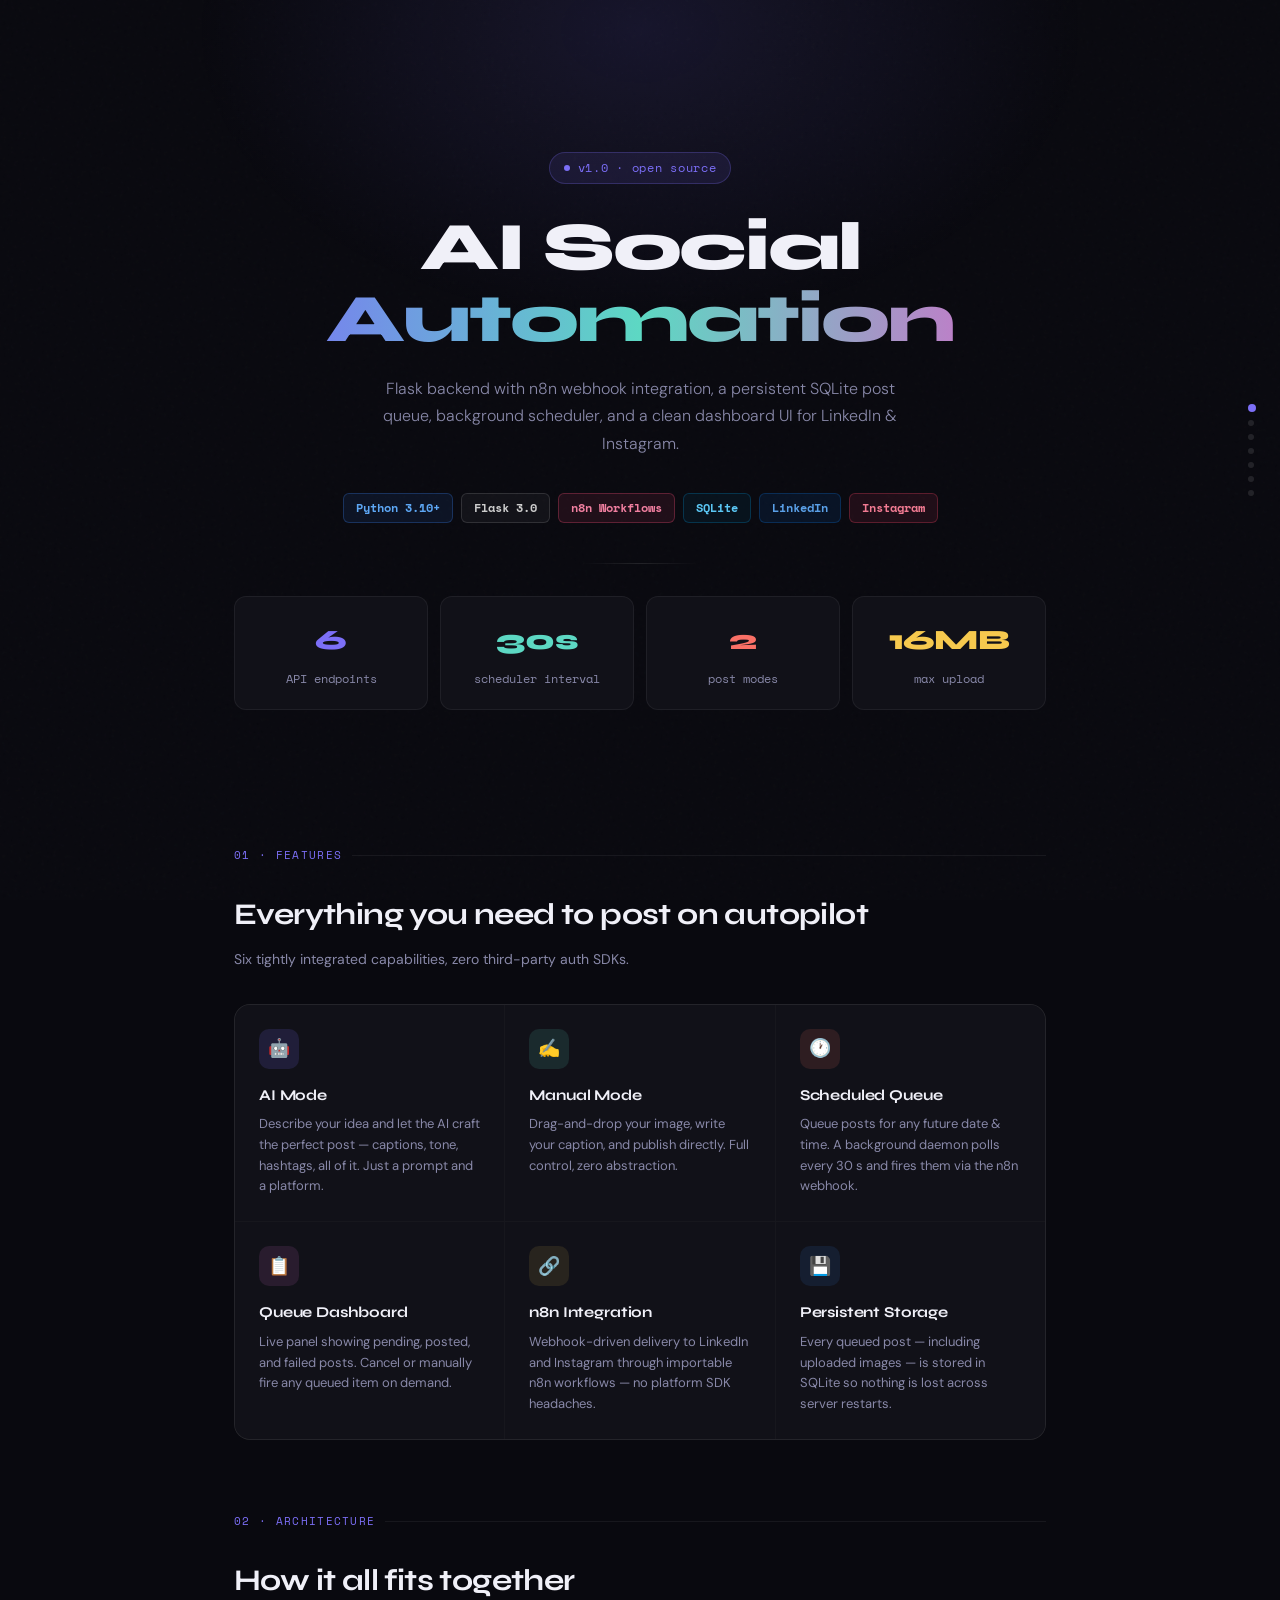
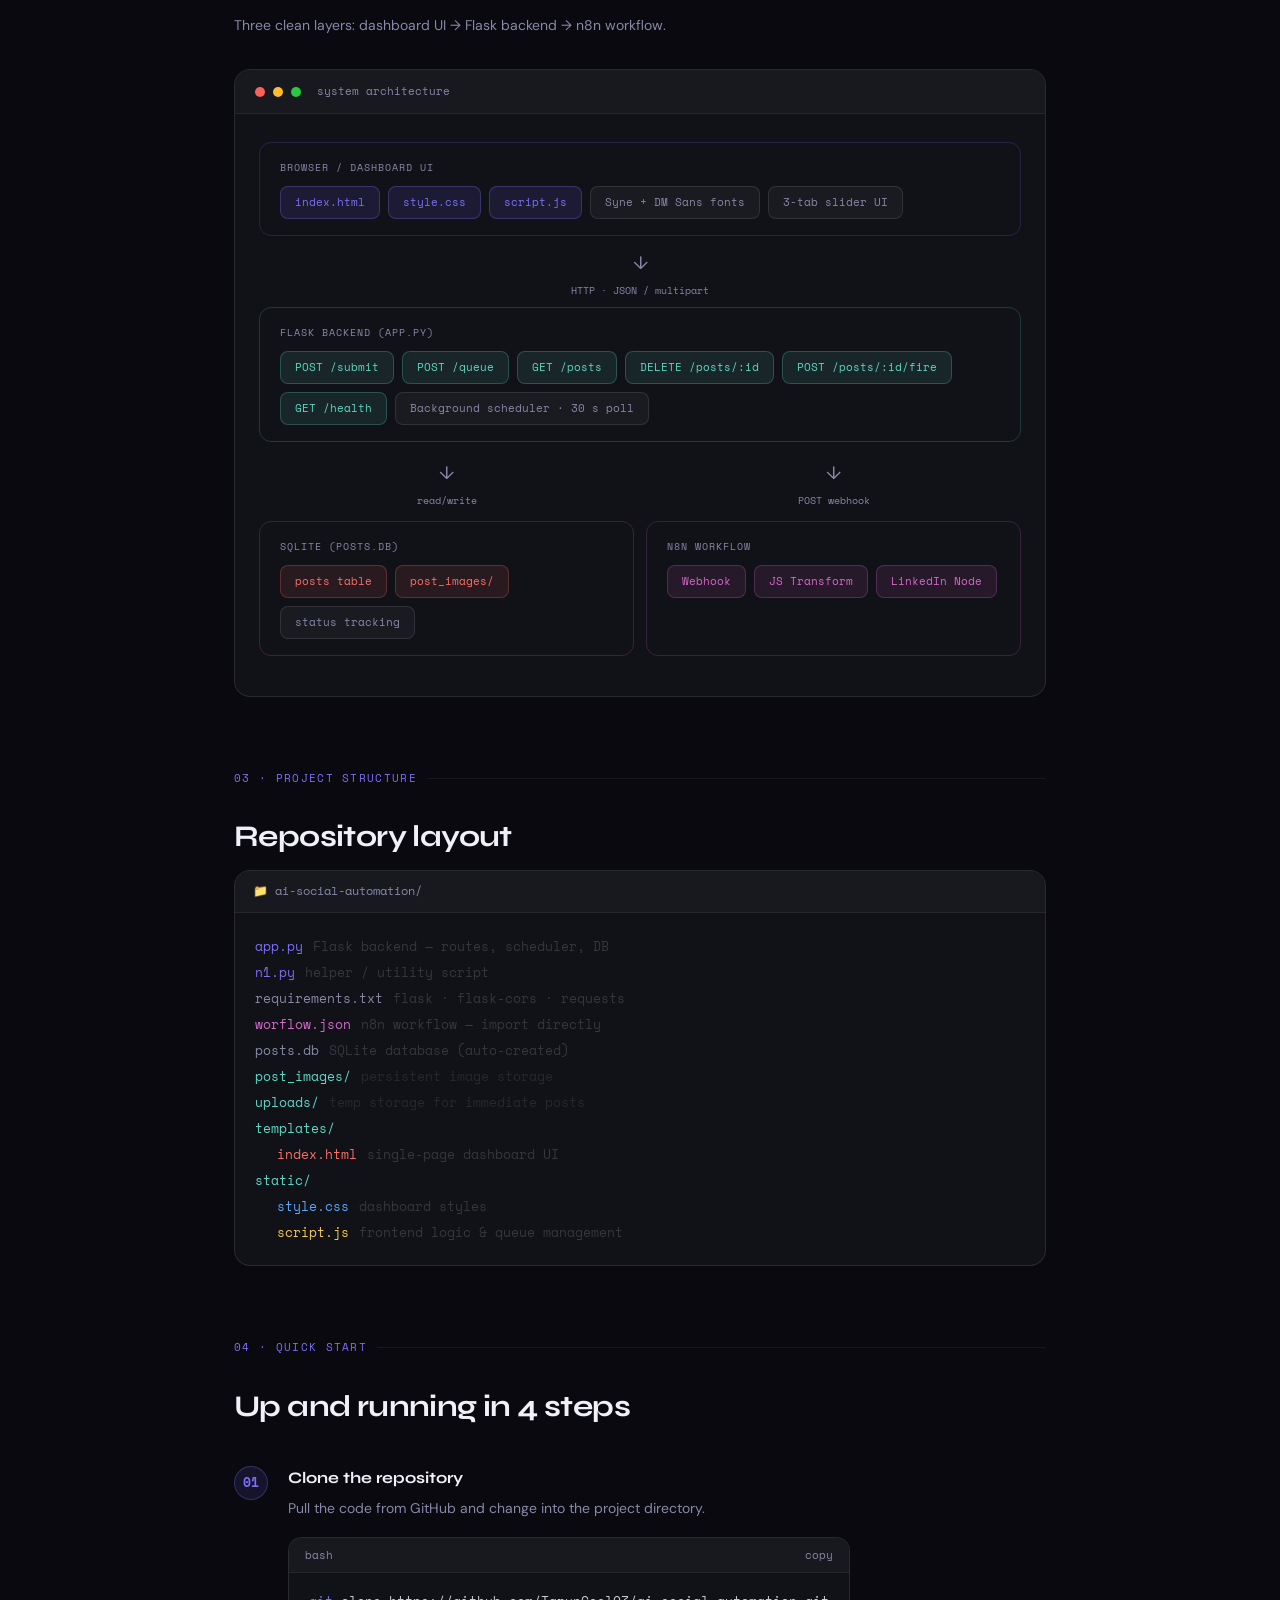
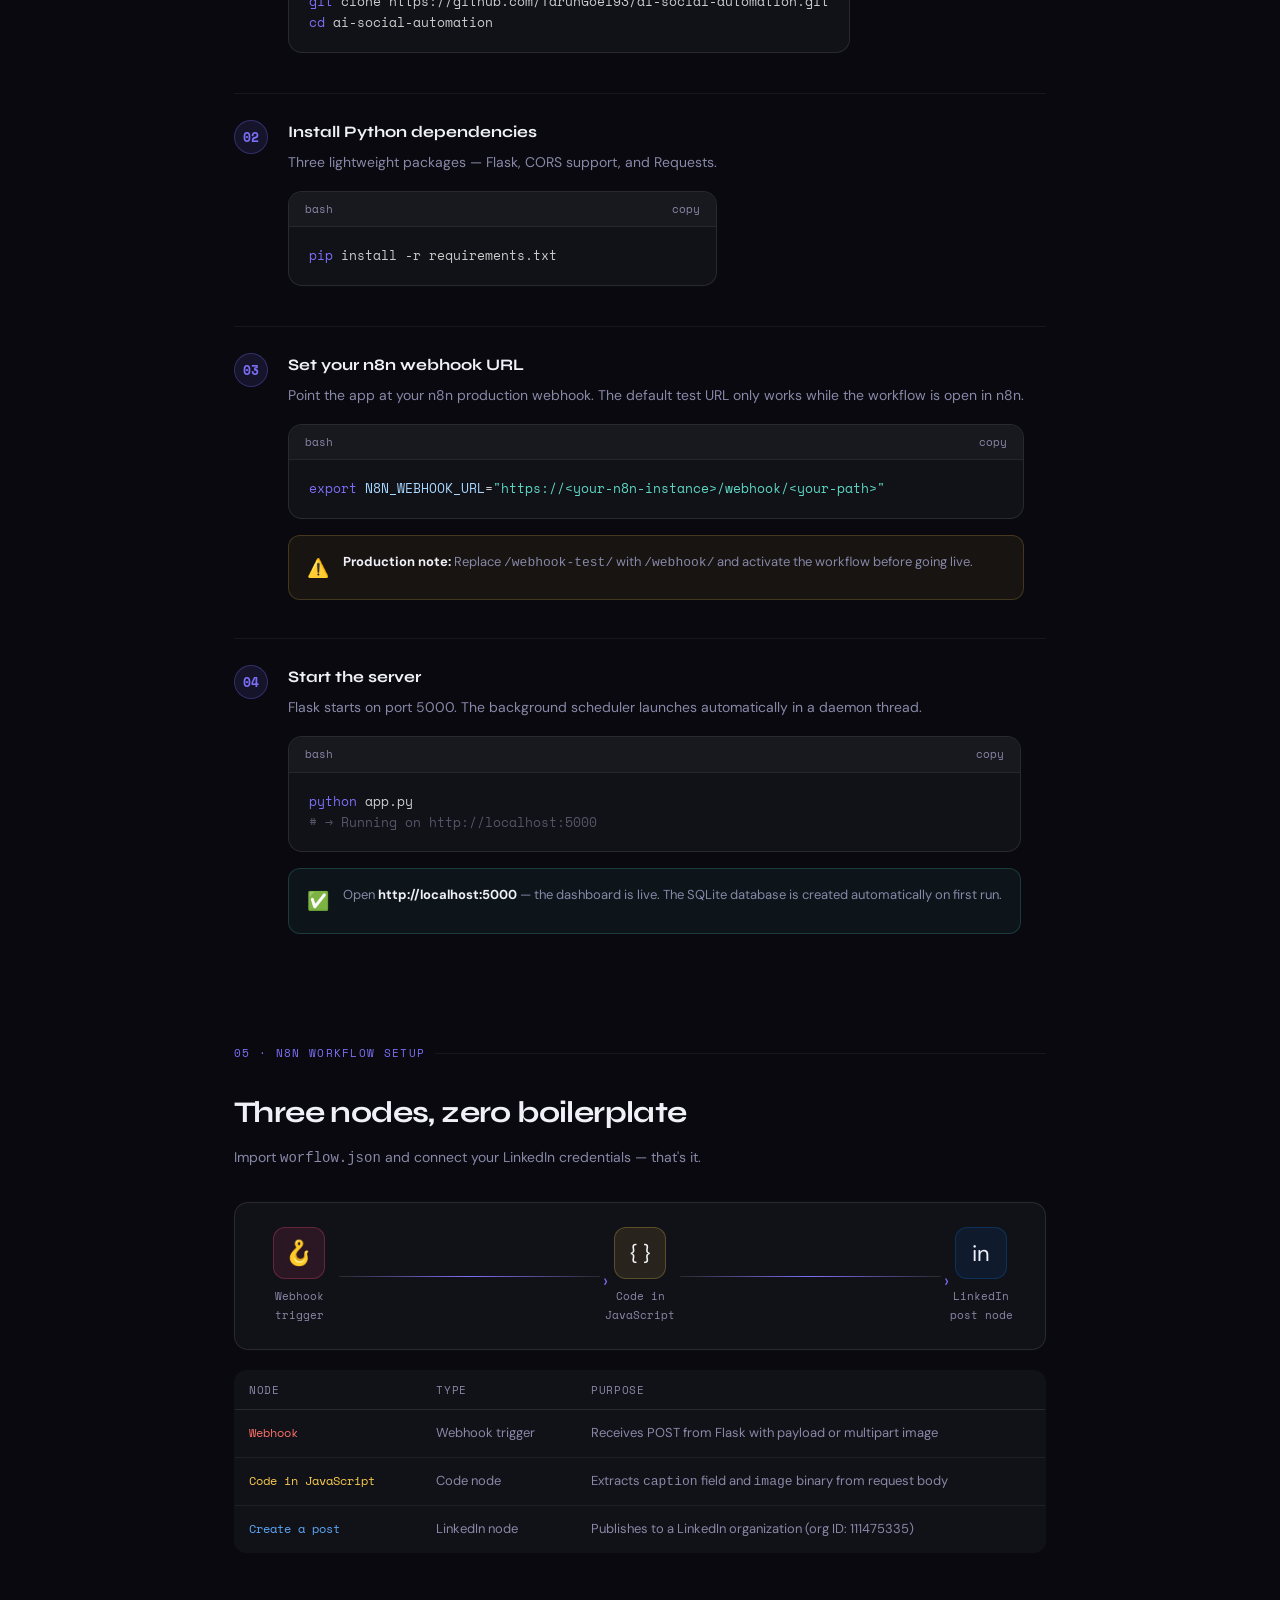
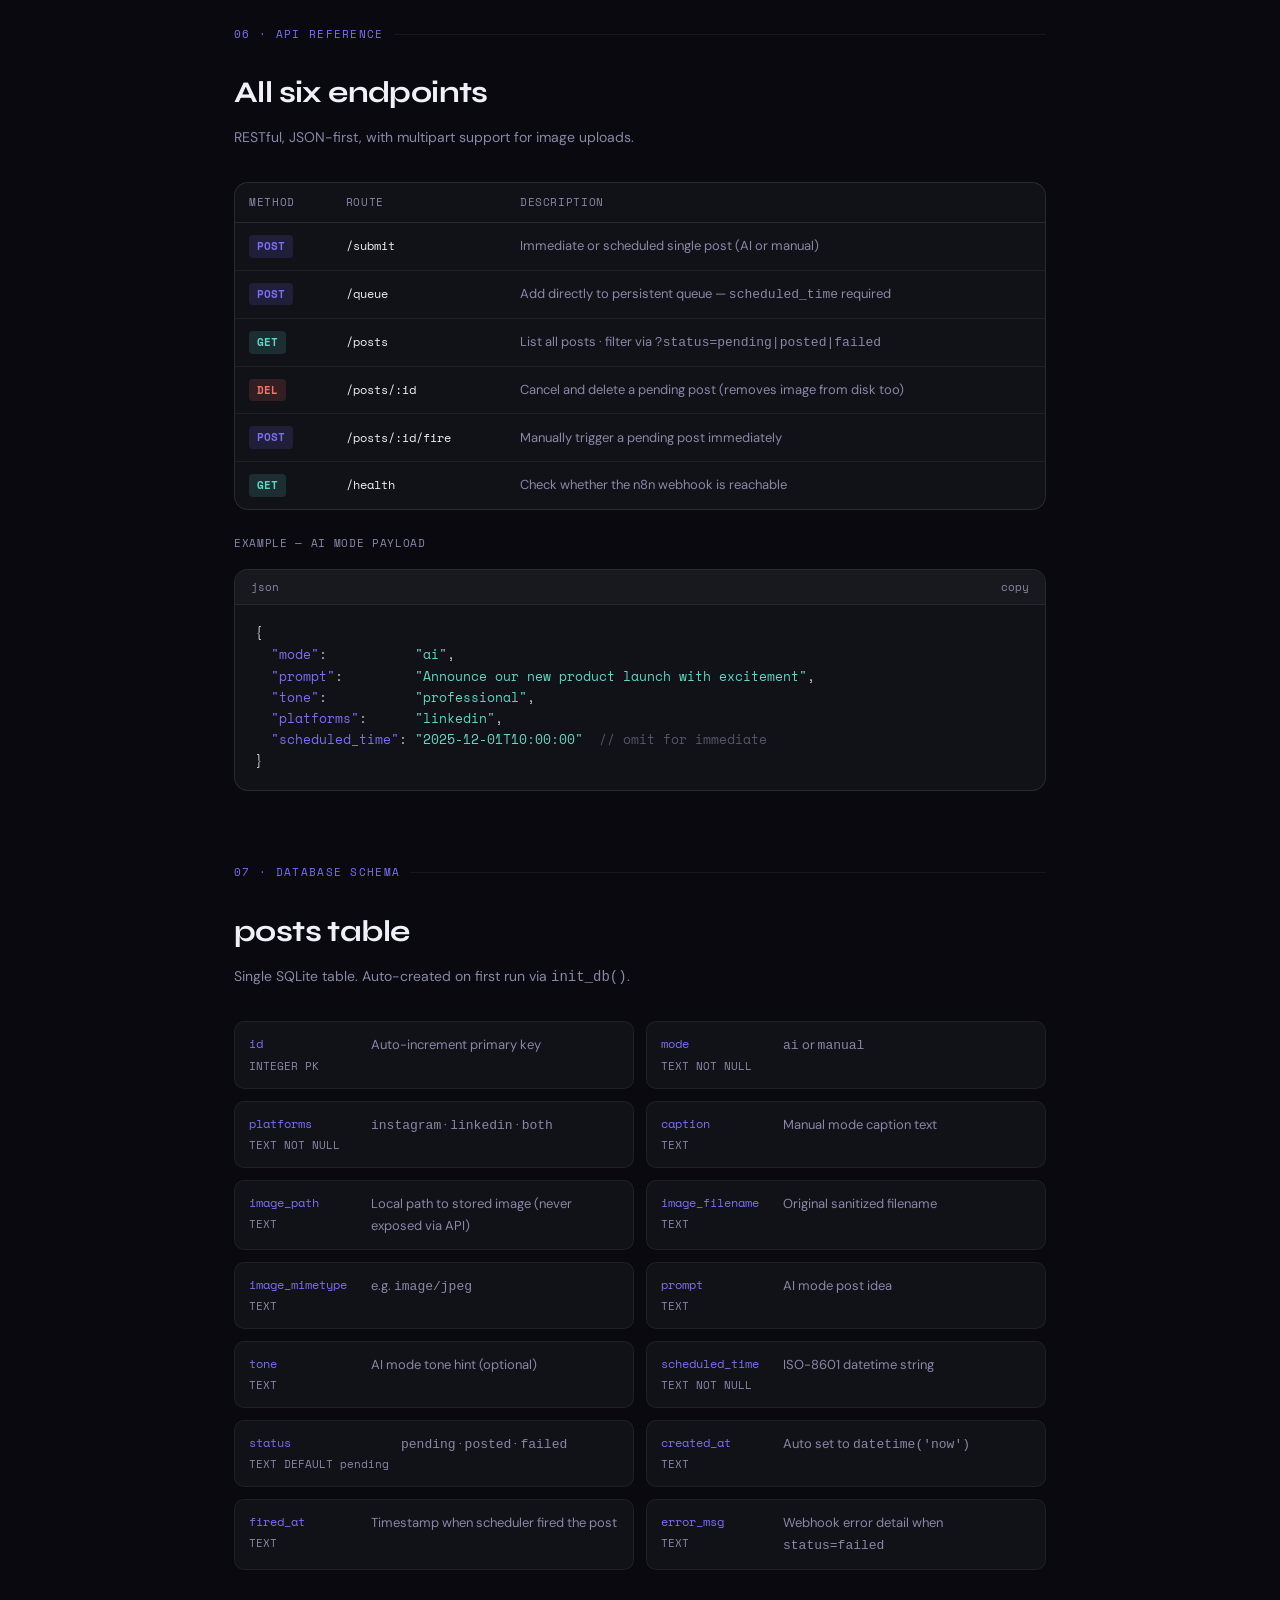
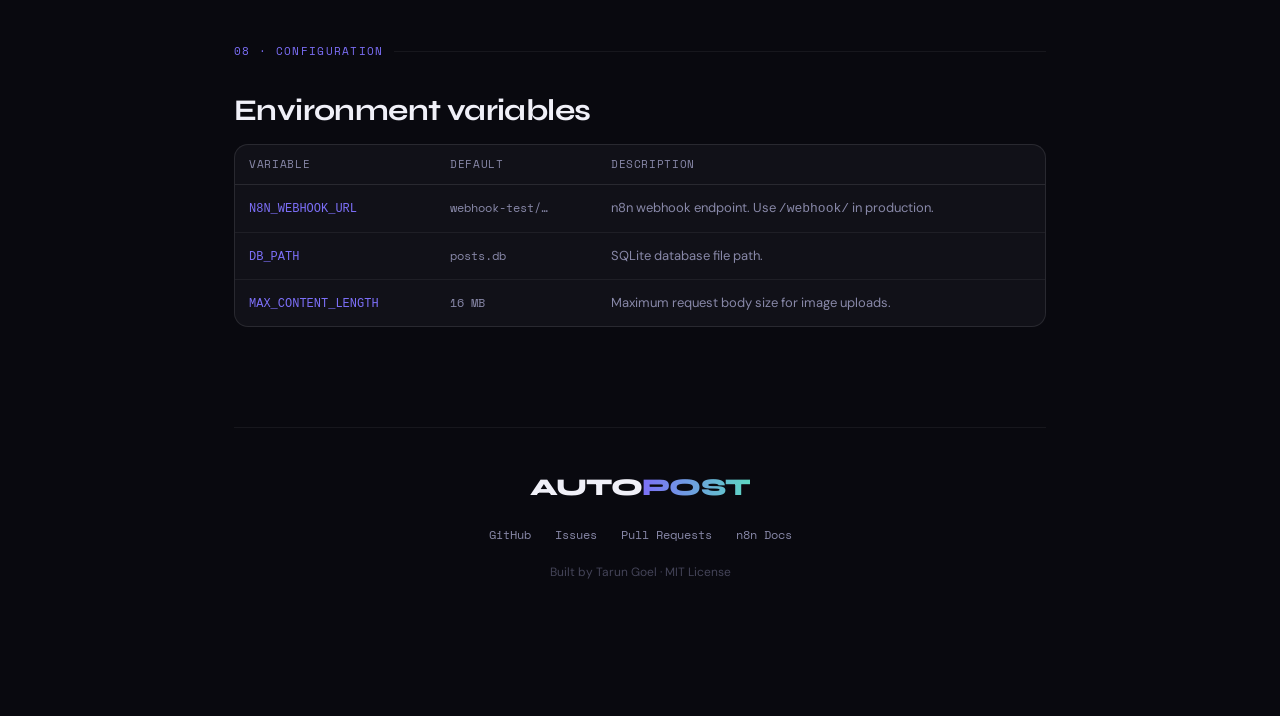
<file: x.html>
<!DOCTYPE html>
<html lang="en">
<head>
<meta charset="UTF-8"/>
<meta name="viewport" content="width=device-width, initial-scale=1.0"/>
<title>AI Social Automation — README</title>
<link href="https://fonts.googleapis.com/css2?family=Space+Mono:wght@400;700&family=Syne:wght@400;600;700;800&family=DM+Sans:wght@300;400;500&display=swap" rel="stylesheet"/>
<style>
*,*::before,*::after{box-sizing:border-box;margin:0;padding:0}

:root{
  --bg:#09090f;
  --surface:#111118;
  --surface2:#18181f;
  --border:#ffffff0f;
  --border2:#ffffff1a;
  --text:#f0f0f8;
  --muted:#8888a8;
  --accent:#7c6ff7;
  --accent2:#5dd8c3;
  --accent3:#f97066;
  --pink:#d668c9;
  --yellow:#f6c94e;
  --glow:rgba(124,111,247,0.18);
}

html{scroll-behavior:smooth}

body{
  background:var(--bg);
  color:var(--text);
  font-family:'DM Sans',sans-serif;
  font-size:15px;
  line-height:1.7;
  min-height:100vh;
  overflow-x:hidden;
}

/* ── Grain overlay ── */
body::before{
  content:'';
  position:fixed;
  inset:0;
  background-image:url("data:image/svg+xml,%3Csvg viewBox='0 0 256 256' xmlns='http://www.w3.org/2000/svg'%3E%3Cfilter id='n'%3E%3CfeTurbulence type='fractalNoise' baseFrequency='0.9' numOctaves='4' stitchTiles='stitch'/%3E%3C/filter%3E%3Crect width='100%25' height='100%25' filter='url(%23n)' opacity='0.04'/%3E%3C/svg%3E");
  pointer-events:none;
  z-index:0;
  opacity:.5;
}

/* ── Radial glow ── */
body::after{
  content:'';
  position:fixed;
  top:-30vh;
  left:50%;
  transform:translateX(-50%);
  width:900px;
  height:600px;
  background:radial-gradient(ellipse at center,rgba(124,111,247,.12) 0%,transparent 70%);
  pointer-events:none;
  z-index:0;
}

.page{position:relative;z-index:1;max-width:860px;margin:0 auto;padding:0 24px 120px}

/* ── Animations ── */
@keyframes fadeUp{from{opacity:0;transform:translateY(28px)}to{opacity:1;transform:translateY(0)}}
@keyframes fadeIn{from{opacity:0}to{opacity:1}}
@keyframes pulse{0%,100%{opacity:.5}50%{opacity:1}}
@keyframes spin{to{transform:rotate(360deg)}}
@keyframes scanline{from{background-position:0 0}to{background-position:0 100%}}
@keyframes blink{0%,100%{opacity:1}50%{opacity:0}}
@keyframes float{0%,100%{transform:translateY(0)}50%{transform:translateY(-6px)}}
@keyframes glow-border{0%,100%{box-shadow:0 0 0 0 transparent}50%{box-shadow:0 0 0 3px rgba(124,111,247,.25)}}
@keyframes slide-in-right{from{opacity:0;transform:translateX(20px)}to{opacity:1;transform:translateX(0)}}
@keyframes counter{from{opacity:0;transform:scale(.8)}to{opacity:1;transform:scale(1)}}

.au{animation:fadeUp .6s ease both}
.au2{animation:fadeUp .6s .15s ease both}
.au3{animation:fadeUp .6s .3s ease both}
.au4{animation:fadeUp .6s .45s ease both}

/* ── Hero ── */
.hero{
  padding:80px 0 64px;
  text-align:center;
  position:relative;
}

.hero-eyebrow{
  display:inline-flex;
  align-items:center;
  gap:8px;
  background:rgba(124,111,247,.1);
  border:1px solid rgba(124,111,247,.25);
  border-radius:100px;
  padding:5px 14px;
  font-size:12px;
  font-family:'Space Mono',monospace;
  color:var(--accent);
  letter-spacing:.06em;
  margin-bottom:28px;
  animation:fadeUp .5s ease both;
}

.dot{
  width:6px;height:6px;
  background:var(--accent);
  border-radius:50%;
  animation:pulse 2s infinite;
}

.hero h1{
  font-family:'Syne',sans-serif;
  font-size:clamp(38px,6vw,68px);
  font-weight:800;
  line-height:1.05;
  letter-spacing:-.03em;
  margin-bottom:20px;
  animation:fadeUp .6s .1s ease both;
}

.hero h1 .line1{display:block;color:var(--text)}
.hero h1 .line2{
  display:block;
  background:linear-gradient(90deg,var(--accent),var(--accent2),var(--pink));
  -webkit-background-clip:text;
  -webkit-text-fill-color:transparent;
  background-clip:text;
}

.hero-desc{
  max-width:560px;
  margin:0 auto 36px;
  color:var(--muted);
  font-size:16px;
  font-weight:300;
  animation:fadeUp .6s .2s ease both;
}

.badge-row{
  display:flex;
  flex-wrap:wrap;
  justify-content:center;
  gap:8px;
  margin-bottom:40px;
  animation:fadeUp .6s .3s ease both;
}

.badge{
  display:inline-flex;
  align-items:center;
  gap:6px;
  padding:4px 12px;
  border-radius:6px;
  font-size:12px;
  font-family:'Space Mono',monospace;
  border:1px solid;
  font-weight:700;
}
.badge.python{background:rgba(55,120,221,.1);border-color:rgba(55,120,221,.3);color:#5da7f5}
.badge.flask{background:rgba(255,255,255,.04);border-color:rgba(255,255,255,.12);color:#ccc}
.badge.n8n{background:rgba(234,75,113,.1);border-color:rgba(234,75,113,.3);color:#f07fa0}
.badge.sqlite{background:rgba(0,59,87,.2);border-color:rgba(0,150,215,.25);color:#5bc8f5}
.badge.li{background:rgba(10,102,194,.12);border-color:rgba(10,102,194,.3);color:#5aa0e8}
.badge.ig{background:rgba(228,64,95,.1);border-color:rgba(228,64,95,.3);color:#f07a92}

.hero-divider{
  width:120px;height:1px;
  background:linear-gradient(90deg,transparent,var(--border2),transparent);
  margin:0 auto;
  animation:fadeIn 1s .5s ease both;
}

/* ── Section ── */
section{margin-top:72px}
.section-label{
  display:flex;
  align-items:center;
  gap:10px;
  font-family:'Space Mono',monospace;
  font-size:11px;
  color:var(--accent);
  letter-spacing:.12em;
  text-transform:uppercase;
  margin-bottom:24px;
}
.section-label::after{
  content:'';
  flex:1;
  height:1px;
  background:var(--border);
}
h2.section-title{
  font-family:'Syne',sans-serif;
  font-size:clamp(22px,3.5vw,30px);
  font-weight:700;
  letter-spacing:-.02em;
  margin-bottom:8px;
}
.section-sub{color:var(--muted);margin-bottom:32px;font-size:14px}

/* ── Feature grid ── */
.feature-grid{
  display:grid;
  grid-template-columns:repeat(auto-fit,minmax(240px,1fr));
  gap:1px;
  background:var(--border);
  border:1px solid var(--border);
  border-radius:16px;
  overflow:hidden;
}
.feature-card{
  background:var(--surface);
  padding:24px;
  transition:background .2s;
  position:relative;
  overflow:hidden;
}
.feature-card::before{
  content:'';
  position:absolute;
  inset:0;
  background:linear-gradient(135deg,var(--glow),transparent);
  opacity:0;
  transition:opacity .3s;
}
.feature-card:hover{background:var(--surface2)}
.feature-card:hover::before{opacity:1}
.feature-card:hover .fc-icon{animation:float 2s ease infinite}

.fc-icon{
  width:40px;height:40px;
  border-radius:10px;
  display:flex;align-items:center;justify-content:center;
  margin-bottom:14px;
  font-size:18px;
  transition:transform .3s;
}
.ic-purple{background:rgba(124,111,247,.15);color:var(--accent)}
.ic-teal{background:rgba(93,216,195,.12);color:var(--accent2)}
.ic-coral{background:rgba(249,112,102,.12);color:var(--accent3)}
.ic-pink{background:rgba(214,104,201,.12);color:var(--pink)}
.ic-yellow{background:rgba(246,201,78,.1);color:var(--yellow)}
.ic-blue{background:rgba(55,120,221,.12);color:#5da7f5}

.fc-title{
  font-family:'Syne',sans-serif;
  font-size:15px;font-weight:700;
  margin-bottom:6px;letter-spacing:-.01em;
}
.fc-desc{font-size:13px;color:var(--muted);line-height:1.6}

/* ── Architecture diagram ── */
.arch-box{
  background:var(--surface);
  border:1px solid var(--border2);
  border-radius:16px;
  padding:0;
  overflow:hidden;
}
.arch-header{
  background:var(--surface2);
  padding:12px 20px;
  display:flex;align-items:center;gap:8px;
  border-bottom:1px solid var(--border);
}
.arch-dot{width:10px;height:10px;border-radius:50%}
.arch-body{padding:28px 24px;overflow-x:auto}

.arch-layer{
  border:1px solid var(--border2);
  border-radius:12px;
  padding:16px 20px;
  margin-bottom:12px;
  position:relative;
}
.arch-layer-label{
  font-family:'Space Mono',monospace;
  font-size:10px;
  color:var(--muted);
  letter-spacing:.1em;
  text-transform:uppercase;
  margin-bottom:10px;
}
.arch-nodes{display:flex;flex-wrap:wrap;gap:8px}
.arch-node{
  padding:6px 14px;
  border-radius:8px;
  font-family:'Space Mono',monospace;
  font-size:11px;
  border:1px solid;
}
.an-purple{background:rgba(124,111,247,.12);border-color:rgba(124,111,247,.3);color:var(--accent)}
.an-teal{background:rgba(93,216,195,.1);border-color:rgba(93,216,195,.25);color:var(--accent2)}
.an-coral{background:rgba(249,112,102,.1);border-color:rgba(249,112,102,.25);color:var(--accent3)}
.an-gray{background:rgba(255,255,255,.04);border-color:var(--border2);color:var(--muted)}
.an-pink{background:rgba(214,104,201,.1);border-color:rgba(214,104,201,.25);color:var(--pink)}
.an-yellow{background:rgba(246,201,78,.08);border-color:rgba(246,201,78,.2);color:var(--yellow)}

.arch-arrow{
  text-align:center;
  font-size:18px;
  color:var(--muted);
  margin:4px 0;
  animation:pulse 2.5s infinite;
}

/* ── File tree ── */
.filetree{
  background:var(--surface);
  border:1px solid var(--border2);
  border-radius:16px;
  overflow:hidden;
}
.filetree-header{
  background:var(--surface2);
  padding:10px 18px;
  display:flex;align-items:center;gap:8px;
  border-bottom:1px solid var(--border);
  font-family:'Space Mono',monospace;
  font-size:12px;color:var(--muted);
}
.filetree-body{padding:20px 20px;font-family:'Space Mono',monospace;font-size:13px;line-height:2}
.ft-dir{color:var(--accent2)}
.ft-py{color:var(--accent)}
.ft-html{color:var(--accent3)}
.ft-css{color:#5da7f5}
.ft-js{color:var(--yellow)}
.ft-json{color:var(--pink)}
.ft-db{color:var(--muted)}
.ft-txt{color:var(--muted)}
.ft-indent{padding-left:22px}
.ft-comment{color:#ffffff28;margin-left:10px}

/* ── API table ── */
.api-table{width:100%;border-collapse:collapse;font-size:13px}
.api-table th{
  text-align:left;padding:10px 14px;
  border-bottom:1px solid var(--border2);
  font-family:'Space Mono',monospace;
  font-size:11px;color:var(--muted);
  letter-spacing:.06em;text-transform:uppercase;
  font-weight:400;
}
.api-table td{padding:12px 14px;border-bottom:1px solid var(--border)}
.api-table tr:last-child td{border-bottom:none}
.api-table tr:hover td{background:rgba(255,255,255,.02)}
.api-wrap{background:var(--surface);border:1px solid var(--border2);border-radius:14px;overflow:hidden}

.method{
  display:inline-block;
  font-family:'Space Mono',monospace;
  font-size:11px;font-weight:700;
  padding:2px 8px;border-radius:4px;
}
.m-get{background:rgba(93,216,195,.15);color:var(--accent2)}
.m-post{background:rgba(124,111,247,.15);color:var(--accent)}
.m-del{background:rgba(249,112,102,.15);color:var(--accent3)}

.route{
  font-family:'Space Mono',monospace;
  font-size:12px;color:var(--text);
}

/* ── Code block ── */
.codeblock{
  background:var(--surface);
  border:1px solid var(--border2);
  border-radius:14px;
  overflow:hidden;
  margin:16px 0;
}
.cb-header{
  background:var(--surface2);
  padding:8px 16px;
  display:flex;align-items:center;justify-content:space-between;
  border-bottom:1px solid var(--border);
}
.cb-lang{font-family:'Space Mono',monospace;font-size:11px;color:var(--muted)}
.cb-copy{
  font-family:'Space Mono',monospace;font-size:11px;
  color:var(--muted);cursor:pointer;
  background:none;border:none;
  transition:color .2s;
}
.cb-copy:hover{color:var(--accent)}
.cb-body{padding:18px 20px;overflow-x:auto}
pre{font-family:'Space Mono',monospace;font-size:12.5px;line-height:1.7;color:#ccc}
.kw{color:var(--accent)}
.str{color:var(--accent2)}
.cm{color:#555568}
.fn{color:var(--yellow)}
.nb{color:var(--accent3)}
.var{color:#a8d8ff}

/* ── Step list ── */
.steps{display:flex;flex-direction:column;gap:0}
.step{
  display:flex;gap:20px;
  padding:24px 0;
  border-bottom:1px solid var(--border);
  position:relative;
}
.step:last-child{border-bottom:none}
.step-num{
  width:34px;height:34px;
  border-radius:50%;
  display:flex;align-items:center;justify-content:center;
  font-family:'Space Mono',monospace;
  font-size:13px;font-weight:700;
  background:rgba(124,111,247,.12);
  border:1px solid rgba(124,111,247,.3);
  color:var(--accent);
  flex-shrink:0;
  margin-top:2px;
  animation:glow-border 3s infinite;
}
.step-title{
  font-family:'Syne',sans-serif;
  font-size:16px;font-weight:700;
  margin-bottom:6px;
}
.step-desc{color:var(--muted);font-size:14px;margin-bottom:10px}

/* ── Schema ── */
.schema-grid{
  display:grid;
  grid-template-columns:repeat(auto-fit,minmax(300px,1fr));
  gap:12px;
}
.schema-field{
  display:flex;align-items:flex-start;gap:12px;
  padding:12px 14px;
  background:var(--surface);
  border:1px solid var(--border);
  border-radius:10px;
  transition:border-color .2s;
}
.schema-field:hover{border-color:var(--border2)}
.sf-name{
  font-family:'Space Mono',monospace;
  font-size:12px;color:var(--accent);
  flex-shrink:0;min-width:110px;
}
.sf-type{font-family:'Space Mono',monospace;font-size:11px;color:var(--muted);display:block;margin-top:2px}
.sf-desc{font-size:13px;color:var(--muted)}

/* ── n8n workflow ── */
.n8n-flow{
  display:flex;align-items:center;gap:0;
  padding:24px;
  background:var(--surface);
  border:1px solid var(--border2);
  border-radius:14px;
  overflow-x:auto;
  flex-wrap:nowrap;
}
.n8n-node{
  display:flex;flex-direction:column;align-items:center;
  gap:8px;flex-shrink:0;
}
.n8n-icon{
  width:52px;height:52px;border-radius:12px;
  display:flex;align-items:center;justify-content:center;
  font-size:22px;
  border:1px solid;
  transition:transform .3s;
}
.n8n-icon:hover{transform:scale(1.1)}
.n8n-name{font-size:11px;font-family:'Space Mono',monospace;color:var(--muted);text-align:center;max-width:80px}
.n8n-arrow{
  flex:1;min-width:40px;height:1px;
  background:linear-gradient(90deg,var(--border2),var(--accent),var(--border2));
  position:relative;
}
.n8n-arrow::after{
  content:'›';
  position:absolute;
  right:-8px;top:-10px;
  color:var(--accent);font-size:18px;
}

/* ── Stats row ── */
.stats-row{
  display:grid;
  grid-template-columns:repeat(auto-fit,minmax(140px,1fr));
  gap:12px;
  margin-top:32px;
}
.stat-card{
  background:var(--surface);
  border:1px solid var(--border);
  border-radius:12px;
  padding:20px 18px;
  text-align:center;
  transition:border-color .2s, transform .2s;
}
.stat-card:hover{border-color:rgba(124,111,247,.3);transform:translateY(-2px)}
.stat-val{
  font-family:'Syne',sans-serif;
  font-size:28px;font-weight:800;
  letter-spacing:-.03em;
  margin-bottom:4px;
}
.stat-label{font-size:12px;color:var(--muted);font-family:'Space Mono',monospace}

/* ── Footer ── */
.footer{
  margin-top:100px;
  padding:40px 0 20px;
  text-align:center;
  border-top:1px solid var(--border);
}
.footer-logo{
  font-family:'Syne',sans-serif;
  font-size:24px;font-weight:800;
  letter-spacing:-.03em;
  margin-bottom:12px;
}
.footer-logo span{
  background:linear-gradient(90deg,var(--accent),var(--accent2));
  -webkit-background-clip:text;-webkit-text-fill-color:transparent;background-clip:text;
}
.footer-links{display:flex;justify-content:center;gap:24px;flex-wrap:wrap;margin:16px 0}
.footer-links a{
  font-family:'Space Mono',monospace;
  font-size:12px;color:var(--muted);text-decoration:none;
  transition:color .2s;
}
.footer-links a:hover{color:var(--accent)}
.footer-copy{font-size:12px;color:#444458}

/* ── Warning box ── */
.callout{
  display:flex;gap:14px;
  padding:16px 18px;
  border-radius:12px;
  margin:14px 0;
  border:1px solid;
}
.callout.warn{background:rgba(246,201,78,.06);border-color:rgba(246,201,78,.2)}
.callout.info{background:rgba(93,216,195,.06);border-color:rgba(93,216,195,.2)}
.callout-icon{font-size:18px;flex-shrink:0;margin-top:1px}
.callout.warn .callout-icon{color:var(--yellow)}
.callout.info .callout-icon{color:var(--accent2)}
.callout-text{font-size:13px;color:var(--muted);line-height:1.6}
.callout-text strong{color:var(--text)}

/* ── TOC nav ── */
.toc{
  position:fixed;right:24px;top:50%;transform:translateY(-50%);
  display:flex;flex-direction:column;gap:8px;
  z-index:10;
}
.toc-dot{
  width:6px;height:6px;border-radius:50%;
  background:var(--border2);
  cursor:pointer;transition:all .2s;
  position:relative;
}
.toc-dot:hover,.toc-dot.active{background:var(--accent);width:8px;height:8px}
.toc-dot::before{
  content:attr(data-label);
  position:absolute;right:18px;top:50%;transform:translateY(-50%);
  font-family:'Space Mono',monospace;font-size:10px;
  color:var(--muted);white-space:nowrap;
  opacity:0;transition:opacity .2s;pointer-events:none;
}
.toc-dot:hover::before{opacity:1}

@media(max-width:700px){.toc{display:none}}
@media(max-width:600px){.n8n-flow{flex-direction:column}.n8n-arrow{width:1px;height:32px;background:linear-gradient(180deg,var(--border2),var(--accent),var(--border2))}.n8n-arrow::after{content:'↓';right:-8px;top:auto;bottom:-14px}}
</style>
</head>
<body>

<!-- TOC -->
<nav class="toc" aria-label="Page sections">
  <div class="toc-dot active" data-label="Hero" onclick="scrollTo('hero')"></div>
  <div class="toc-dot" data-label="Features" onclick="scrollTo('features')"></div>
  <div class="toc-dot" data-label="Architecture" onclick="scrollTo('arch')"></div>
  <div class="toc-dot" data-label="Quick Start" onclick="scrollTo('start')"></div>
  <div class="toc-dot" data-label="n8n Setup" onclick="scrollTo('n8n')"></div>
  <div class="toc-dot" data-label="API" onclick="scrollTo('api')"></div>
  <div class="toc-dot" data-label="Schema" onclick="scrollTo('schema')"></div>
</nav>

<div class="page">

  <!-- ── Hero ── -->
  <section class="hero" id="hero">
    <div class="hero-eyebrow">
      <span class="dot"></span>
      v1.0 · open source
    </div>
    <h1>
      <span class="line1">AI Social</span>
      <span class="line2">Automation</span>
    </h1>
    <p class="hero-desc au2">
      Flask backend with n8n webhook integration, a persistent SQLite post queue,
      background scheduler, and a clean dashboard UI for LinkedIn &amp; Instagram.
    </p>
    <div class="badge-row">
      <span class="badge python">Python 3.10+</span>
      <span class="badge flask">Flask 3.0</span>
      <span class="badge n8n">n8n Workflows</span>
      <span class="badge sqlite">SQLite</span>
      <span class="badge li">LinkedIn</span>
      <span class="badge ig">Instagram</span>
    </div>
    <div class="hero-divider"></div>

    <div class="stats-row au3">
      <div class="stat-card">
        <div class="stat-val" style="color:var(--accent)">6</div>
        <div class="stat-label">API endpoints</div>
      </div>
      <div class="stat-card">
        <div class="stat-val" style="color:var(--accent2)">30s</div>
        <div class="stat-label">scheduler interval</div>
      </div>
      <div class="stat-card">
        <div class="stat-val" style="color:var(--accent3)">2</div>
        <div class="stat-label">post modes</div>
      </div>
      <div class="stat-card">
        <div class="stat-val" style="color:var(--yellow)">16MB</div>
        <div class="stat-label">max upload</div>
      </div>
    </div>
  </section>

  <!-- ── Features ── -->
  <section id="features" class="au">
    <div class="section-label">01 · features</div>
    <h2 class="section-title">Everything you need to post on autopilot</h2>
    <p class="section-sub">Six tightly integrated capabilities, zero third-party auth SDKs.</p>
    <div class="feature-grid">
      <div class="feature-card">
        <div class="fc-icon ic-purple">🤖</div>
        <div class="fc-title">AI Mode</div>
        <div class="fc-desc">Describe your idea and let the AI craft the perfect post — captions, tone, hashtags, all of it. Just a prompt and a platform.</div>
      </div>
      <div class="feature-card">
        <div class="fc-icon ic-teal">✍️</div>
        <div class="fc-title">Manual Mode</div>
        <div class="fc-desc">Drag-and-drop your image, write your caption, and publish directly. Full control, zero abstraction.</div>
      </div>
      <div class="feature-card">
        <div class="fc-icon ic-coral">🕐</div>
        <div class="fc-title">Scheduled Queue</div>
        <div class="fc-desc">Queue posts for any future date &amp; time. A background daemon polls every 30 s and fires them via the n8n webhook.</div>
      </div>
      <div class="feature-card">
        <div class="fc-icon ic-pink">📋</div>
        <div class="fc-title">Queue Dashboard</div>
        <div class="fc-desc">Live panel showing pending, posted, and failed posts. Cancel or manually fire any queued item on demand.</div>
      </div>
      <div class="feature-card">
        <div class="fc-icon ic-yellow">🔗</div>
        <div class="fc-title">n8n Integration</div>
        <div class="fc-desc">Webhook-driven delivery to LinkedIn and Instagram through importable n8n workflows — no platform SDK headaches.</div>
      </div>
      <div class="feature-card">
        <div class="fc-icon ic-blue">💾</div>
        <div class="fc-title">Persistent Storage</div>
        <div class="fc-desc">Every queued post — including uploaded images — is stored in SQLite so nothing is lost across server restarts.</div>
      </div>
    </div>
  </section>

  <!-- ── Architecture ── -->
  <section id="arch" class="au">
    <div class="section-label">02 · architecture</div>
    <h2 class="section-title">How it all fits together</h2>
    <p class="section-sub">Three clean layers: dashboard UI → Flask backend → n8n workflow.</p>

    <div class="arch-box">
      <div class="arch-header">
        <div class="arch-dot" style="background:#ff5f57"></div>
        <div class="arch-dot" style="background:#febc2e"></div>
        <div class="arch-dot" style="background:#28c840"></div>
        <span style="font-family:'Space Mono',monospace;font-size:11px;color:var(--muted);margin-left:8px">system architecture</span>
      </div>
      <div class="arch-body">

        <div class="arch-layer" style="border-color:rgba(124,111,247,.2)">
          <div class="arch-layer-label">Browser / Dashboard UI</div>
          <div class="arch-nodes">
            <span class="arch-node an-purple">index.html</span>
            <span class="arch-node an-purple">style.css</span>
            <span class="arch-node an-purple">script.js</span>
            <span class="arch-node an-gray">Syne + DM Sans fonts</span>
            <span class="arch-node an-gray">3-tab slider UI</span>
          </div>
        </div>

        <div class="arch-arrow">↓</div>
        <div style="text-align:center;font-family:'Space Mono',monospace;font-size:10px;color:var(--muted);margin-bottom:8px">HTTP · JSON / multipart</div>

        <div class="arch-layer" style="border-color:rgba(93,216,195,.2)">
          <div class="arch-layer-label">Flask Backend (app.py)</div>
          <div class="arch-nodes">
            <span class="arch-node an-teal">POST /submit</span>
            <span class="arch-node an-teal">POST /queue</span>
            <span class="arch-node an-teal">GET /posts</span>
            <span class="arch-node an-teal">DELETE /posts/:id</span>
            <span class="arch-node an-teal">POST /posts/:id/fire</span>
            <span class="arch-node an-teal">GET /health</span>
            <span class="arch-node an-gray">Background scheduler · 30 s poll</span>
          </div>
        </div>

        <div style="display:flex;gap:12px;margin:4px 0">
          <div style="flex:1;text-align:center">
            <div class="arch-arrow">↓</div>
            <div style="text-align:center;font-family:'Space Mono',monospace;font-size:10px;color:var(--muted);margin-bottom:8px">read/write</div>
          </div>
          <div style="flex:1;text-align:center">
            <div class="arch-arrow">↓</div>
            <div style="text-align:center;font-family:'Space Mono',monospace;font-size:10px;color:var(--muted);margin-bottom:8px">POST webhook</div>
          </div>
        </div>

        <div style="display:flex;gap:12px">
          <div class="arch-layer" style="flex:1;border-color:rgba(249,112,102,.2)">
            <div class="arch-layer-label">SQLite (posts.db)</div>
            <div class="arch-nodes">
              <span class="arch-node an-coral">posts table</span>
              <span class="arch-node an-coral">post_images/</span>
              <span class="arch-node an-gray">status tracking</span>
            </div>
          </div>
          <div class="arch-layer" style="flex:1;border-color:rgba(214,104,201,.2)">
            <div class="arch-layer-label">n8n Workflow</div>
            <div class="arch-nodes">
              <span class="arch-node an-pink">Webhook</span>
              <span class="arch-node an-pink">JS Transform</span>
              <span class="arch-node an-pink">LinkedIn Node</span>
            </div>
          </div>
        </div>

      </div>
    </div>
  </section>

  <!-- ── File tree ── -->
  <section class="au">
    <div class="section-label">03 · project structure</div>
    <h2 class="section-title">Repository layout</h2>
    <div class="filetree">
      <div class="filetree-header">
        📁 ai-social-automation/
      </div>
      <div class="filetree-body">
        <div><span class="ft-py">app.py</span><span class="ft-comment">Flask backend — routes, scheduler, DB</span></div>
        <div><span class="ft-py">n1.py</span><span class="ft-comment">helper / utility script</span></div>
        <div><span class="ft-txt">requirements.txt</span><span class="ft-comment">flask · flask-cors · requests</span></div>
        <div><span class="ft-json">worflow.json</span><span class="ft-comment">n8n workflow — import directly</span></div>
        <div><span class="ft-db">posts.db</span><span class="ft-comment">SQLite database (auto-created)</span></div>
        <div class="ft-dir">post_images/<span class="ft-comment" style="color:#ffffff18">persistent image storage</span></div>
        <div class="ft-dir">uploads/<span class="ft-comment" style="color:#ffffff18">temp storage for immediate posts</span></div>
        <div class="ft-dir">templates/</div>
        <div class="ft-indent"><span class="ft-html">index.html</span><span class="ft-comment">single-page dashboard UI</span></div>
        <div class="ft-dir">static/</div>
        <div class="ft-indent"><span class="ft-css">style.css</span><span class="ft-comment">dashboard styles</span></div>
        <div class="ft-indent"><span class="ft-js">script.js</span><span class="ft-comment">frontend logic &amp; queue management</span></div>
      </div>
    </div>
  </section>

  <!-- ── Quick Start ── -->
  <section id="start" class="au">
    <div class="section-label">04 · quick start</div>
    <h2 class="section-title">Up and running in 4 steps</h2>

    <div class="steps">

      <div class="step">
        <div class="step-num">01</div>
        <div>
          <div class="step-title">Clone the repository</div>
          <div class="step-desc">Pull the code from GitHub and change into the project directory.</div>
          <div class="codeblock">
            <div class="cb-header">
              <span class="cb-lang">bash</span>
              <button class="cb-copy" onclick="copyCode(this)">copy</button>
            </div>
            <div class="cb-body"><pre><span class="kw">git</span> clone https://github.com/TarunGoel93/ai-social-automation.git
<span class="kw">cd</span> ai-social-automation</pre></div>
          </div>
        </div>
      </div>

      <div class="step">
        <div class="step-num">02</div>
        <div>
          <div class="step-title">Install Python dependencies</div>
          <div class="step-desc">Three lightweight packages — Flask, CORS support, and Requests.</div>
          <div class="codeblock">
            <div class="cb-header">
              <span class="cb-lang">bash</span>
              <button class="cb-copy" onclick="copyCode(this)">copy</button>
            </div>
            <div class="cb-body"><pre><span class="kw">pip</span> install -r requirements.txt</pre></div>
          </div>
        </div>
      </div>

      <div class="step">
        <div class="step-num">03</div>
        <div>
          <div class="step-title">Set your n8n webhook URL</div>
          <div class="step-desc">Point the app at your n8n production webhook. The default test URL only works while the workflow is open in n8n.</div>
          <div class="codeblock">
            <div class="cb-header">
              <span class="cb-lang">bash</span>
              <button class="cb-copy" onclick="copyCode(this)">copy</button>
            </div>
            <div class="cb-body"><pre><span class="kw">export</span> <span class="var">N8N_WEBHOOK_URL</span>=<span class="str">"https://&lt;your-n8n-instance&gt;/webhook/&lt;your-path&gt;"</span></pre></div>
          </div>
          <div class="callout warn">
            <span class="callout-icon">⚠️</span>
            <div class="callout-text"><strong>Production note:</strong> Replace <code>/webhook-test/</code> with <code>/webhook/</code> and activate the workflow before going live.</div>
          </div>
        </div>
      </div>

      <div class="step">
        <div class="step-num">04</div>
        <div>
          <div class="step-title">Start the server</div>
          <div class="step-desc">Flask starts on port 5000. The background scheduler launches automatically in a daemon thread.</div>
          <div class="codeblock">
            <div class="cb-header">
              <span class="cb-lang">bash</span>
              <button class="cb-copy" onclick="copyCode(this)">copy</button>
            </div>
            <div class="cb-body"><pre><span class="kw">python</span> app.py
<span class="cm"># → Running on http://localhost:5000</span></pre></div>
          </div>
          <div class="callout info">
            <span class="callout-icon">✅</span>
            <div class="callout-text">Open <strong>http://localhost:5000</strong> — the dashboard is live. The SQLite database is created automatically on first run.</div>
          </div>
        </div>
      </div>

    </div>
  </section>

  <!-- ── n8n ── -->
  <section id="n8n" class="au">
    <div class="section-label">05 · n8n workflow setup</div>
    <h2 class="section-title">Three nodes, zero boilerplate</h2>
    <p class="section-sub">Import <code>worflow.json</code> and connect your LinkedIn credentials — that's it.</p>

    <div class="n8n-flow">
      <div class="n8n-node">
        <div class="n8n-icon" style="background:rgba(234,75,113,.12);border-color:rgba(234,75,113,.3);font-size:24px">🪝</div>
        <div class="n8n-name">Webhook trigger</div>
      </div>
      <div class="n8n-arrow"></div>
      <div class="n8n-node">
        <div class="n8n-icon" style="background:rgba(246,201,78,.1);border-color:rgba(246,201,78,.25);font-size:20px">{ }</div>
        <div class="n8n-name">Code in JavaScript</div>
      </div>
      <div class="n8n-arrow"></div>
      <div class="n8n-node">
        <div class="n8n-icon" style="background:rgba(10,102,194,.12);border-color:rgba(10,102,194,.3);font-size:22px">in</div>
        <div class="n8n-name">LinkedIn post node</div>
      </div>
    </div>

    <div style="margin-top:20px">
      <table class="api-table" style="background:var(--surface);border:1px solid var(--border2);border-radius:12px;overflow:hidden">
        <thead>
          <tr>
            <th>Node</th>
            <th>Type</th>
            <th>Purpose</th>
          </tr>
        </thead>
        <tbody>
          <tr>
            <td><span style="font-family:'Space Mono',monospace;font-size:12px;color:var(--accent3)">Webhook</span></td>
            <td style="color:var(--muted);font-size:13px">Webhook trigger</td>
            <td style="color:var(--muted);font-size:13px">Receives POST from Flask with payload or multipart image</td>
          </tr>
          <tr>
            <td><span style="font-family:'Space Mono',monospace;font-size:12px;color:var(--yellow)">Code in JavaScript</span></td>
            <td style="color:var(--muted);font-size:13px">Code node</td>
            <td style="color:var(--muted);font-size:13px">Extracts <code>caption</code> field and <code>image</code> binary from request body</td>
          </tr>
          <tr>
            <td><span style="font-family:'Space Mono',monospace;font-size:12px;color:#5da7f5">Create a post</span></td>
            <td style="color:var(--muted);font-size:13px">LinkedIn node</td>
            <td style="color:var(--muted);font-size:13px">Publishes to a LinkedIn organization (org ID: 111475335)</td>
          </tr>
        </tbody>
      </table>
    </div>
  </section>

  <!-- ── API ── -->
  <section id="api" class="au">
    <div class="section-label">06 · api reference</div>
    <h2 class="section-title">All six endpoints</h2>
    <p class="section-sub">RESTful, JSON-first, with multipart support for image uploads.</p>

    <div class="api-wrap">
      <table class="api-table">
        <thead>
          <tr>
            <th>Method</th>
            <th>Route</th>
            <th>Description</th>
          </tr>
        </thead>
        <tbody>
          <tr>
            <td><span class="method m-post">POST</span></td>
            <td class="route">/submit</td>
            <td style="color:var(--muted);font-size:13px">Immediate or scheduled single post (AI or manual)</td>
          </tr>
          <tr>
            <td><span class="method m-post">POST</span></td>
            <td class="route">/queue</td>
            <td style="color:var(--muted);font-size:13px">Add directly to persistent queue — <code>scheduled_time</code> required</td>
          </tr>
          <tr>
            <td><span class="method m-get">GET</span></td>
            <td class="route">/posts</td>
            <td style="color:var(--muted);font-size:13px">List all posts · filter via <code>?status=pending|posted|failed</code></td>
          </tr>
          <tr>
            <td><span class="method m-del">DEL</span></td>
            <td class="route">/posts/:id</td>
            <td style="color:var(--muted);font-size:13px">Cancel and delete a pending post (removes image from disk too)</td>
          </tr>
          <tr>
            <td><span class="method m-post">POST</span></td>
            <td class="route">/posts/:id/fire</td>
            <td style="color:var(--muted);font-size:13px">Manually trigger a pending post immediately</td>
          </tr>
          <tr>
            <td><span class="method m-get">GET</span></td>
            <td class="route">/health</td>
            <td style="color:var(--muted);font-size:13px">Check whether the n8n webhook is reachable</td>
          </tr>
        </tbody>
      </table>
    </div>

    <div style="margin-top:24px">
      <div style="font-family:'Space Mono',monospace;font-size:11px;color:var(--muted);margin-bottom:12px;letter-spacing:.06em;text-transform:uppercase">Example — AI mode payload</div>
      <div class="codeblock">
        <div class="cb-header">
          <span class="cb-lang">json</span>
          <button class="cb-copy" onclick="copyCode(this)">copy</button>
        </div>
        <div class="cb-body"><pre>{
  <span class="kw">"mode"</span>:           <span class="str">"ai"</span>,
  <span class="kw">"prompt"</span>:         <span class="str">"Announce our new product launch with excitement"</span>,
  <span class="kw">"tone"</span>:           <span class="str">"professional"</span>,
  <span class="kw">"platforms"</span>:      <span class="str">"linkedin"</span>,
  <span class="kw">"scheduled_time"</span>: <span class="str">"2025-12-01T10:00:00"</span>  <span class="cm">// omit for immediate</span>
}</pre></div>
      </div>
    </div>
  </section>

  <!-- ── Schema ── -->
  <section id="schema" class="au">
    <div class="section-label">07 · database schema</div>
    <h2 class="section-title">posts table</h2>
    <p class="section-sub">Single SQLite table. Auto-created on first run via <code>init_db()</code>.</p>

    <div class="schema-grid">
      <div class="schema-field"><div><div class="sf-name">id<span class="sf-type">INTEGER PK</span></div></div><div class="sf-desc">Auto-increment primary key</div></div>
      <div class="schema-field"><div><div class="sf-name">mode<span class="sf-type">TEXT NOT NULL</span></div></div><div class="sf-desc"><code>ai</code> or <code>manual</code></div></div>
      <div class="schema-field"><div><div class="sf-name">platforms<span class="sf-type">TEXT NOT NULL</span></div></div><div class="sf-desc"><code>instagram</code> · <code>linkedin</code> · <code>both</code></div></div>
      <div class="schema-field"><div><div class="sf-name">caption<span class="sf-type">TEXT</span></div></div><div class="sf-desc">Manual mode caption text</div></div>
      <div class="schema-field"><div><div class="sf-name">image_path<span class="sf-type">TEXT</span></div></div><div class="sf-desc">Local path to stored image (never exposed via API)</div></div>
      <div class="schema-field"><div><div class="sf-name">image_filename<span class="sf-type">TEXT</span></div></div><div class="sf-desc">Original sanitized filename</div></div>
      <div class="schema-field"><div><div class="sf-name">image_mimetype<span class="sf-type">TEXT</span></div></div><div class="sf-desc">e.g. <code>image/jpeg</code></div></div>
      <div class="schema-field"><div><div class="sf-name">prompt<span class="sf-type">TEXT</span></div></div><div class="sf-desc">AI mode post idea</div></div>
      <div class="schema-field"><div><div class="sf-name">tone<span class="sf-type">TEXT</span></div></div><div class="sf-desc">AI mode tone hint (optional)</div></div>
      <div class="schema-field"><div><div class="sf-name">scheduled_time<span class="sf-type">TEXT NOT NULL</span></div></div><div class="sf-desc">ISO-8601 datetime string</div></div>
      <div class="schema-field"><div><div class="sf-name">status<span class="sf-type">TEXT DEFAULT pending</span></div></div><div class="sf-desc"><code>pending</code> · <code>posted</code> · <code>failed</code></div></div>
      <div class="schema-field"><div><div class="sf-name">created_at<span class="sf-type">TEXT</span></div></div><div class="sf-desc">Auto set to <code>datetime('now')</code></div></div>
      <div class="schema-field"><div><div class="sf-name">fired_at<span class="sf-type">TEXT</span></div></div><div class="sf-desc">Timestamp when scheduler fired the post</div></div>
      <div class="schema-field"><div><div class="sf-name">error_msg<span class="sf-type">TEXT</span></div></div><div class="sf-desc">Webhook error detail when <code>status=failed</code></div></div>
    </div>
  </section>

  <!-- ── Config ── -->
  <section class="au">
    <div class="section-label">08 · configuration</div>
    <h2 class="section-title">Environment variables</h2>
    <div class="api-wrap">
      <table class="api-table">
        <thead><tr><th>Variable</th><th>Default</th><th>Description</th></tr></thead>
        <tbody>
          <tr>
            <td><code style="font-size:12px;color:var(--accent)">N8N_WEBHOOK_URL</code></td>
            <td style="font-size:12px;color:var(--muted);font-family:'Space Mono',monospace">webhook-test/…</td>
            <td style="font-size:13px;color:var(--muted)">n8n webhook endpoint. Use <code>/webhook/</code> in production.</td>
          </tr>
          <tr>
            <td><code style="font-size:12px;color:var(--accent)">DB_PATH</code></td>
            <td style="font-size:12px;color:var(--muted);font-family:'Space Mono',monospace">posts.db</td>
            <td style="font-size:13px;color:var(--muted)">SQLite database file path.</td>
          </tr>
          <tr>
            <td><code style="font-size:12px;color:var(--accent)">MAX_CONTENT_LENGTH</code></td>
            <td style="font-size:12px;color:var(--muted);font-family:'Space Mono',monospace">16 MB</td>
            <td style="font-size:13px;color:var(--muted)">Maximum request body size for image uploads.</td>
          </tr>
        </tbody>
      </table>
    </div>
  </section>

  <!-- ── Footer ── -->
  <footer class="footer">
    <div class="footer-logo">AUTO<span>POST</span></div>
    <div class="footer-links">
      <a href="https://github.com/TarunGoel93/ai-social-automation">GitHub</a>
      <a href="https://github.com/TarunGoel93/ai-social-automation/issues">Issues</a>
      <a href="https://github.com/TarunGoel93/ai-social-automation/pulls">Pull Requests</a>
      <a href="https://n8n.io/docs">n8n Docs</a>
    </div>
    <div class="footer-copy">Built by Tarun Goel · MIT License</div>
  </footer>

</div>

<script>
function scrollTo(id){document.getElementById(id)?.scrollIntoView({behavior:'smooth'})}

function copyCode(btn){
  const code=btn.closest('.codeblock').querySelector('pre').innerText;
  navigator.clipboard.writeText(code).then(()=>{
    const orig=btn.textContent;
    btn.textContent='copied!';
    btn.style.color='var(--accent2)';
    setTimeout(()=>{btn.textContent=orig;btn.style.color=''},1800);
  });
}

// TOC active state
const tocDots=document.querySelectorAll('.toc-dot');
const sections=document.querySelectorAll('section[id]');
const obs=new IntersectionObserver(entries=>{
  entries.forEach(e=>{
    if(e.isIntersecting){
      const id=e.target.id;
      const idx=['hero','features','arch','start','n8n','api','schema'].indexOf(id);
      tocDots.forEach((d,i)=>d.classList.toggle('active',i===idx));
    }
  });
},{threshold:.3});
sections.forEach(s=>obs.observe(s));

// Scroll reveal
const revealObs=new IntersectionObserver(entries=>{
  entries.forEach(e=>{
    if(e.isIntersecting){
      e.target.style.opacity='1';
      e.target.style.transform='translateY(0)';
    }
  });
},{threshold:.08});
document.querySelectorAll('section').forEach(s=>{
  s.style.opacity='0';
  s.style.transform='translateY(24px)';
  s.style.transition='opacity .6s ease, transform .6s ease';
  revealObs.observe(s);
});
</script>
</body>
</html>
</file>
